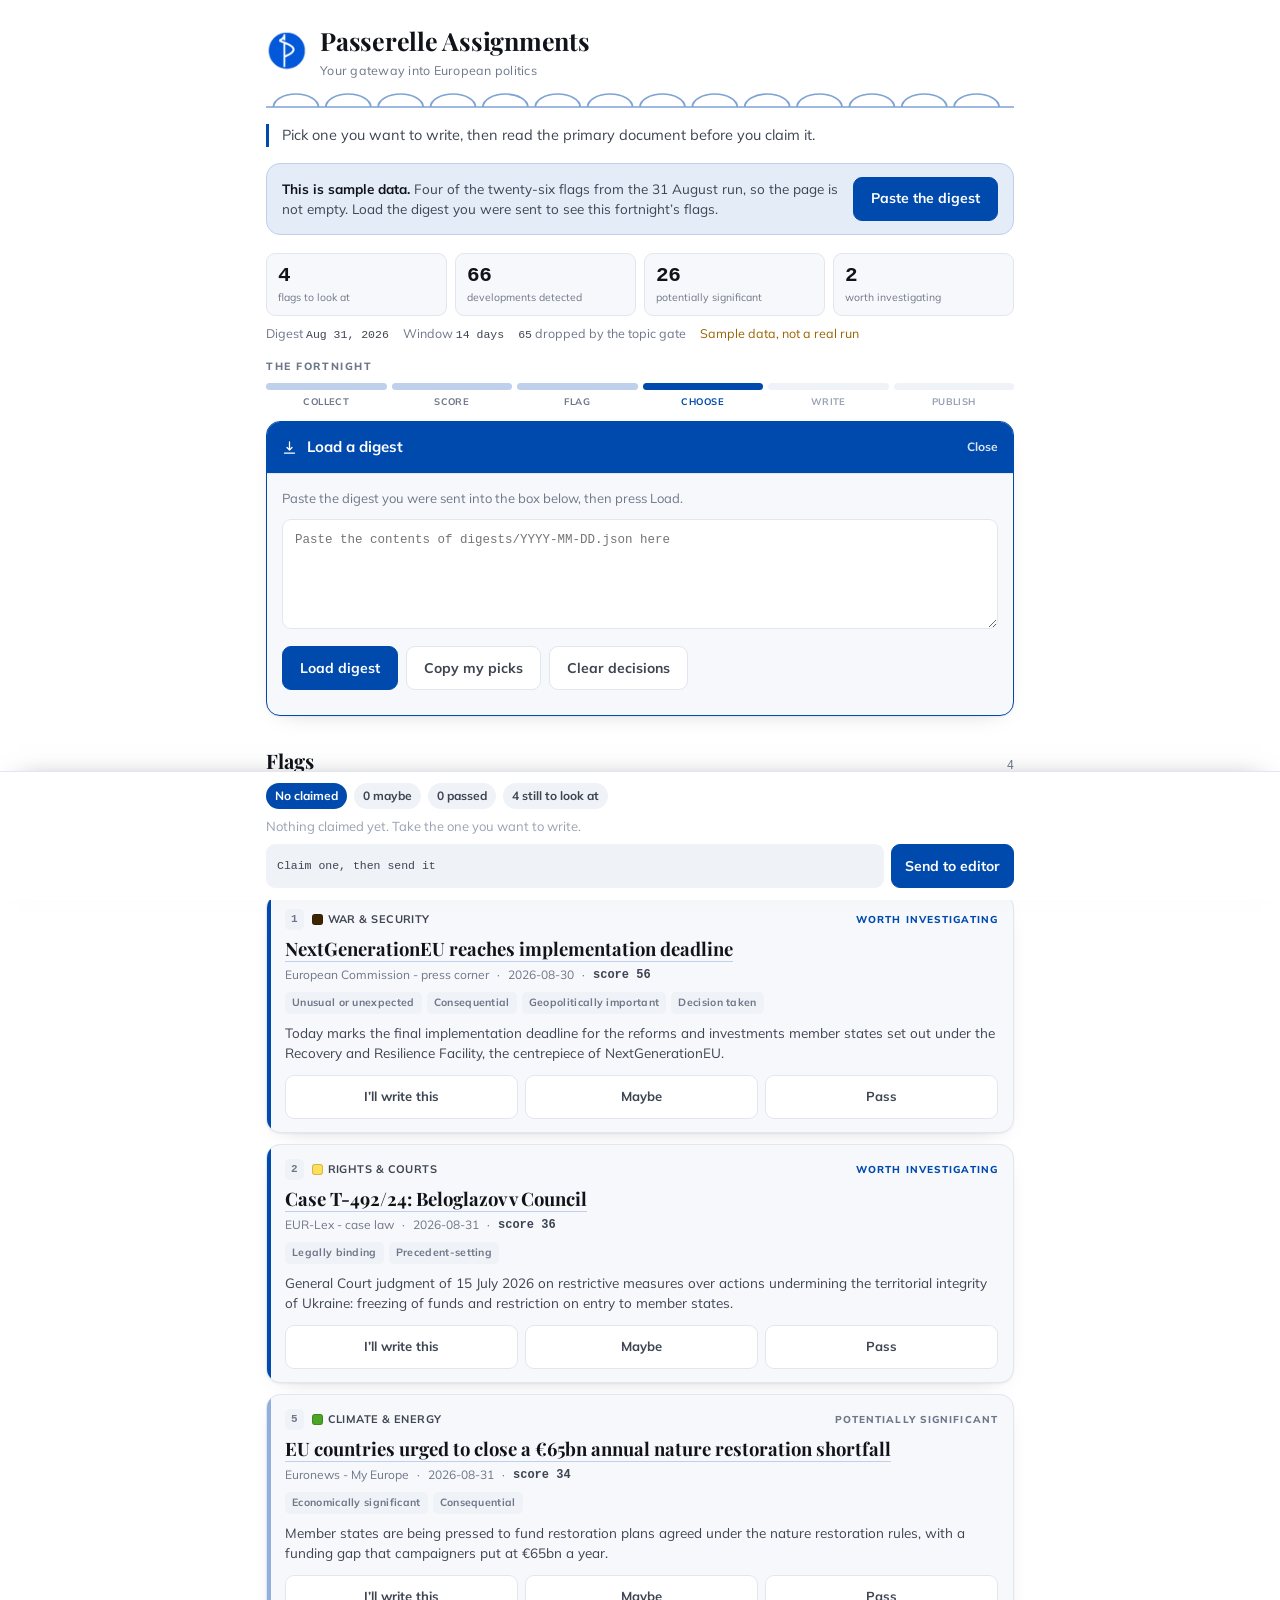
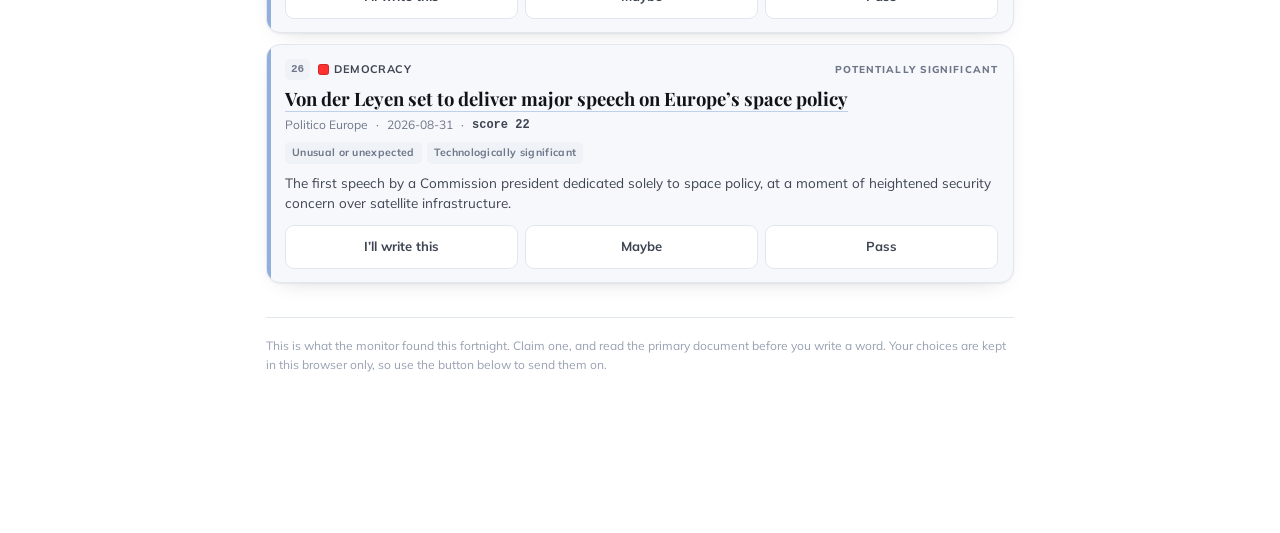
<file: index.html>
<!doctype html>
<html lang="en">
<head>
<meta charset="utf-8">
<meta name="viewport" content="width=device-width, initial-scale=1, viewport-fit=cover">
<meta name="color-scheme" content="light dark">
<meta name="apple-mobile-web-app-title" content="Passerelle">
<meta name="description" content="The writer's view of the Passerelle monitor.">
<title>Passerelle Assignments</title>
<link rel="preconnect" href="https://fonts.googleapis.com">
<link rel="preconnect" href="https://fonts.gstatic.com" crossorigin>
<link rel="stylesheet" href="https://fonts.googleapis.com/css2?family=Playfair+Display:ital,wght@0,600;0,700;1,400&family=Mulish:wght@400;500;600;700;800&display=swap">
<style>
:root{
  --ground:#FFFFFF; --surface:#F7F8FB; --sunk:#EFF2F7; --line:#E2E6EE; --line-soft:#EDF0F5;
  --ink:#101319; --ink-2:#3D4452; --muted:#6E7789; --faint:#98A1B2;
  --accent:#004AAD; --accent-ink:#FFFFFF; --accent-wash:#E4ECF8; --accent-line:#BED0EC;
  --ok:#1F7A4C; --warn:#9A6400; --bad:#A32020;
  --shadow:0 1px 2px rgba(16,19,25,.05), 0 8px 24px -16px rgba(16,19,25,.28);
  --r:14px; --r-sm:9px;
  --mono:ui-monospace,"SF Mono",SFMono-Regular,Menlo,Consolas,monospace;
  --sans:Mulish,"Nunito Sans",-apple-system,BlinkMacSystemFont,"Segoe UI",Helvetica,Arial,sans-serif;
  --disp:"Playfair Display",Georgia,"Times New Roman",serif;
  --mark:url("[data-uri]");
}
@media (prefers-color-scheme:dark){:root:not([data-theme="light"]){
  --ground:#0D0F13; --surface:#151920; --sunk:#1B2029; --line:#272D38; --line-soft:#1F242D;
  --ink:#EEF1F6; --ink-2:#C3CAD6; --muted:#8E97A8; --faint:#6B7484;
  --accent:#5C9BF0; --accent-ink:#08131F; --accent-wash:#152437; --accent-line:#2C4462;
  --ok:#5BC08C; --warn:#DFA53A; --bad:#E8756B;
  --shadow:0 1px 2px rgba(0,0,0,.4), 0 10px 30px -18px rgba(0,0,0,.8);
  --mark:url("[data-uri]");
}}
:root[data-theme="dark"]{
  --ground:#0D0F13; --surface:#151920; --sunk:#1B2029; --line:#272D38; --line-soft:#1F242D;
  --ink:#EEF1F6; --ink-2:#C3CAD6; --muted:#8E97A8; --faint:#6B7484;
  --accent:#5C9BF0; --accent-ink:#08131F; --accent-wash:#152437; --accent-line:#2C4462;
  --ok:#5BC08C; --warn:#DFA53A; --bad:#E8756B;
  --shadow:0 1px 2px rgba(0,0,0,.4), 0 10px 30px -18px rgba(0,0,0,.8);
  --mark:url("[data-uri]");
}
*{box-sizing:border-box}
body{
  margin:0; background:var(--ground); color:var(--ink);
  font-family:var(--sans); font-size:16px; line-height:1.5;
  -webkit-text-size-adjust:100%; -webkit-tap-highlight-color:transparent;
  padding-bottom:calc(150px + env(safe-area-inset-bottom));
}
.wrap{max-width:780px; margin:0 auto; padding:0 16px}
a{color:var(--accent)}
button,select,input,textarea{font:inherit; color:inherit}
button{cursor:pointer; touch-action:manipulation}
:focus-visible{outline:2px solid var(--accent); outline-offset:2px; border-radius:4px}
@media (prefers-reduced-motion:reduce){*{animation:none!important; transition:none!important}}

/* ── masthead ─────────────────────────────────────────── */
header.mast{padding:22px 0 0}
.mast-row{display:flex; align-items:center; gap:12px}
.mark{width:42px; height:42px; flex:none; background-image:var(--mark);
  background-size:contain; background-repeat:no-repeat; background-position:center}
.mast h1{font-family:var(--disp); font-size:25px; font-weight:700; margin:0; letter-spacing:-.01em}
.mast .sub{font-size:12.5px; color:var(--muted); margin-top:1px; letter-spacing:.02em}
.arcade{display:block; width:100%; height:15px; margin:14px 0 0; color:var(--accent); opacity:.5}

/* ── generic panel ────────────────────────────────────── */
.panel{background:var(--surface); border:1px solid var(--line); border-radius:var(--r); padding:15px}
.lbl{font-size:10.5px; font-weight:800; letter-spacing:.15em; text-transform:uppercase; color:var(--muted)}

/* ── ops strip ────────────────────────────────────────── */
.ops{margin-top:18px; display:grid; grid-template-columns:repeat(4,1fr); gap:8px}
.stat{background:var(--surface); border:1px solid var(--line); border-radius:var(--r-sm);
  padding:10px 11px; min-width:0}
.stat b{display:block; font-family:var(--mono); font-size:21px; font-weight:600; letter-spacing:-.02em;
  font-variant-numeric:tabular-nums; line-height:1.15}
.stat span{display:block; font-size:10.5px; color:var(--muted); margin-top:3px; line-height:1.3}
.stat.good b{color:var(--ok)} .stat.warn b{color:var(--warn)}
@media(max-width:560px){.ops{grid-template-columns:repeat(2,1fr)}}

.runline{margin-top:8px; display:flex; flex-wrap:wrap; gap:6px 14px; align-items:baseline;
  font-size:12.5px; color:var(--muted)}
.runline code{font-family:var(--mono); font-size:11.5px; color:var(--ink-2)}

/* ── cycle bar ────────────────────────────────────────── */
.cycle{margin-top:16px}
.cyc-track{display:flex; gap:5px; margin-top:8px}
.cyc-track i{flex:1; height:7px; border-radius:4px; background:var(--sunk); display:block}
.cyc-track i.done{background:var(--accent-line)}
.cyc-track i.now{background:var(--accent)}
.cyc-lab{display:flex; gap:5px; margin-top:6px}
.cyc-lab span{flex:1; font-size:9.5px; font-weight:700; letter-spacing:.05em; text-transform:uppercase;
  color:var(--faint); text-align:center; line-height:1.2}
.cyc-lab span.now{color:var(--accent)}
.cyc-lab span.done{color:var(--muted)}

/* ── link rail ────────────────────────────────────────── */
.rail{display:flex; gap:7px; overflow-x:auto; margin-top:16px; padding-bottom:4px;
  scrollbar-width:none; overscroll-behavior-x:contain}
.rail::-webkit-scrollbar{display:none}
.rail a{flex:none; display:inline-flex; align-items:center; gap:6px; min-height:38px;
  padding:0 13px; border:1px solid var(--line); border-radius:999px; background:var(--surface);
  color:var(--ink); text-decoration:none; font-size:13px; font-weight:600; white-space:nowrap}
.rail a:hover{border-color:var(--accent); color:var(--accent)}
.rail a svg{width:13px; height:13px; opacity:.5; flex:none}

/* ── section head ─────────────────────────────────────── */
.sec{margin-top:30px}
.sec-head{display:flex; align-items:baseline; justify-content:space-between; gap:12px;
  padding-bottom:9px; border-bottom:1px solid var(--line)}
.sec-head h2{font-family:var(--disp); font-size:20px; font-weight:700; margin:0}
.sec-head .n{font-family:var(--mono); font-size:12px; color:var(--muted); font-variant-numeric:tabular-nums}

/* ── filters ──────────────────────────────────────────── */
.filters{display:flex; gap:7px; flex-wrap:wrap; margin-top:13px; align-items:center}
.chip{min-height:36px; padding:0 12px; border-radius:999px; border:1px solid var(--line);
  background:var(--surface); font-size:12.5px; font-weight:700; color:var(--ink-2);
  display:inline-flex; align-items:center; gap:6px}
.chip[aria-pressed="true"]{background:var(--accent); border-color:var(--accent); color:var(--accent-ink)}
.chip .dot{width:9px; height:9px; border-radius:3px; box-shadow:inset 0 0 0 1px rgba(0,0,0,.16)}
.search{flex:1; min-width:150px; min-height:38px; padding:0 13px; border-radius:999px;
  border:1px solid var(--line); background:var(--surface); font-size:16px}
.search::placeholder{color:var(--faint)}

/* ── flag card ────────────────────────────────────────── */
.list{display:flex; flex-direction:column; gap:11px; margin-top:14px}
.card{position:relative; background:var(--surface); border:1px solid var(--line);
  border-radius:var(--r); padding:14px 15px 13px 18px; overflow:hidden; box-shadow:var(--shadow)}
.card::before{content:""; position:absolute; left:0; top:0; bottom:0; width:4px; background:var(--accent)}
.card[data-tier="significant"]::before{opacity:.42}
.card[data-tier="detected"]::before{opacity:.16}
.card[data-mark="lead"]{border-color:var(--accent); background:var(--accent-wash)}
.card[data-mark="drop"]{opacity:.5}
.card[data-mark="drop"] .c-title{text-decoration:line-through; text-decoration-thickness:1px}

.c-top{display:flex; align-items:center; gap:8px; flex-wrap:wrap; margin-bottom:7px}
.c-n{font-family:var(--mono); font-size:11px; font-weight:600; color:var(--muted);
  background:var(--sunk); border-radius:5px; padding:2px 6px; font-variant-numeric:tabular-nums}
.c-beat{display:inline-flex; align-items:center; gap:5px; font-size:11px; font-weight:700;
  letter-spacing:.04em; text-transform:uppercase; color:var(--ink-2)}
.c-beat i{width:11px; height:11px; border-radius:3px; box-shadow:inset 0 0 0 1px rgba(0,0,0,.18)}
.c-tier{font-size:10px; font-weight:800; letter-spacing:.11em; text-transform:uppercase;
  color:var(--accent); margin-left:auto}
.card[data-tier="significant"] .c-tier,.card[data-tier="detected"] .c-tier{color:var(--muted)}

.c-title{font-family:var(--disp); font-size:18.5px; font-weight:700; line-height:1.26;
  margin:0 0 6px; text-wrap:balance}
.c-title a{color:inherit; text-decoration:none; border-bottom:1.5px solid var(--accent-line)}
.c-title a:hover{border-bottom-color:var(--accent); color:var(--accent)}
.c-meta{font-size:12px; color:var(--muted); display:flex; flex-wrap:wrap; gap:4px 8px;
  font-variant-numeric:tabular-nums}
.c-meta .score{font-family:var(--mono); color:var(--ink-2); font-weight:600}
.c-why{margin-top:8px; display:flex; flex-wrap:wrap; gap:5px}
.c-why span{font-size:10.5px; font-weight:700; letter-spacing:.03em; color:var(--muted);
  background:var(--sunk); border-radius:5px; padding:3px 7px}
.c-sum{margin:9px 0 0; font-size:13.5px; line-height:1.5; color:var(--ink-2)}

.acts{display:flex; gap:7px; margin-top:12px}
.act{flex:1; min-height:44px; border-radius:var(--r-sm); border:1px solid var(--line);
  background:var(--ground); font-size:13px; font-weight:700; color:var(--ink-2);
  display:inline-flex; align-items:center; justify-content:center; gap:6px}
.act:hover{border-color:var(--accent-line)}
.act[aria-pressed="true"]{background:var(--accent); border-color:var(--accent); color:var(--accent-ink)}
.act.drop[aria-pressed="true"]{background:var(--ink-2); border-color:var(--ink-2); color:var(--ground)}

.empty{padding:34px 18px; text-align:center; color:var(--muted); font-size:14px;
  border:1px dashed var(--line); border-radius:var(--r)}

/* ── load panel ───────────────────────────────────────── */
details.load{margin-top:14px; border:1px solid var(--line); border-radius:var(--r);
  background:var(--surface); overflow:hidden}
details.load summary{list-style:none; cursor:pointer; padding:14px 15px; min-height:52px;
  display:flex; align-items:center; gap:10px; font-size:15px; font-weight:700}
details.load.primed{border-color:var(--accent); box-shadow:var(--shadow)}
details.load.primed summary{background:var(--accent); color:var(--accent-ink)}
details.load.primed summary .caret{color:var(--accent-ink); opacity:.85}
details.load summary:hover{background:var(--sunk)}
details.load.primed summary:hover{background:var(--accent); filter:brightness(1.08)}
details.load summary::-webkit-details-marker{display:none}
details.load summary .caret{margin-left:auto; color:var(--muted); font-size:12px}
details.load[open] summary{border-bottom:1px solid var(--line)}
.load-body{padding:14px 15px 15px}
.load-body p{margin:0 0 11px; font-size:13px; color:var(--muted); line-height:1.55}
.load-body ol{margin:0 0 12px; padding-left:19px; font-size:13px; color:var(--ink-2); line-height:1.6}
textarea{width:100%; min-height:110px; padding:11px 12px; border-radius:var(--r-sm);
  border:1px solid var(--line); background:var(--ground); font-family:var(--mono);
  font-size:12.5px; line-height:1.5; resize:vertical}
.btn{min-height:44px; padding:0 17px; border-radius:var(--r-sm); border:1px solid var(--accent);
  background:var(--accent); color:var(--accent-ink); font-size:14px; font-weight:700}
.btn.ghost{background:var(--ground); color:var(--ink-2); border-color:var(--line)}
.btn-row{display:flex; gap:8px; flex-wrap:wrap; margin-top:11px}
.msg{margin-top:10px; font-size:12.5px; font-weight:600}
.msg.ok{color:var(--ok)} .msg.bad{color:var(--bad)}

/* ── dock ─────────────────────────────────────────────── */
.dock{position:fixed; left:0; right:0; bottom:0; z-index:40; background:var(--ground);
  border-top:1px solid var(--line); box-shadow:0 -8px 26px -20px rgba(16,19,25,.5);
  padding-bottom:env(safe-area-inset-bottom)}
.dock-in{max-width:780px; margin:0 auto; padding:11px 16px 12px}
.tally{display:flex; gap:7px; align-items:center; flex-wrap:wrap}
.tally .t{font-size:12px; font-weight:700; padding:4px 9px; border-radius:999px;
  background:var(--sunk); color:var(--ink-2); font-variant-numeric:tabular-nums}
.tally .t.lead{background:var(--accent); color:var(--accent-ink)}
.tally .spacer{flex:1}
.lead-line{margin-top:8px; font-size:13px; line-height:1.4; color:var(--ink-2);
  display:-webkit-box; -webkit-line-clamp:2; -webkit-box-orient:vertical; overflow:hidden}
.lead-line b{font-family:var(--disp); font-weight:700; color:var(--ink)}
.lead-line.none{color:var(--faint)}
.cmd{margin-top:9px; display:flex; gap:7px; align-items:stretch}
.cmd code{flex:1; min-width:0; font-family:var(--mono); font-size:11.5px; background:var(--sunk);
  border-radius:var(--r-sm); padding:9px 11px; overflow-x:auto; white-space:nowrap;
  display:flex; align-items:center; color:var(--ink-2)}
.cmd .btn{flex:none; padding:0 13px}
.edn{width:66px; min-height:44px; padding:0 9px; border-radius:var(--r-sm);
  border:1px solid var(--line); background:var(--surface); font-family:var(--mono);
  font-size:16px; text-align:center}

.samplebar{margin-top:16px; display:flex; align-items:center; gap:12px; flex-wrap:wrap;
  background:var(--accent-wash); border:1px solid var(--accent-line); border-radius:var(--r);
  padding:13px 15px}
.samplebar p{margin:0; flex:1; min-width:180px; font-size:13.5px; line-height:1.45; color:var(--ink-2)}
.samplebar b{color:var(--ink)}
.samplebar .btn{flex:none}
.intro{margin:16px 0 0; font-size:14.5px; line-height:1.55; color:var(--ink-2);
  border-left:3px solid var(--accent); padding-left:13px}
footer{margin-top:34px; padding:18px 0 8px; border-top:1px solid var(--line);
  font-size:12px; color:var(--faint); line-height:1.6}
footer code{font-family:var(--mono); font-size:11px}
.toast{position:fixed; left:50%; transform:translateX(-50%); bottom:calc(150px + env(safe-area-inset-bottom));
  background:var(--ink); color:var(--ground); font-size:13px; font-weight:600; padding:9px 15px;
  border-radius:999px; z-index:60; opacity:0; pointer-events:none; transition:opacity .18s}
.toast.show{opacity:1}
</style>

</head>
<body>
<noscript>
  <div style="max-width:780px;margin:0 auto;padding:20px 16px 0">
    <div style="background:var(--accent-wash);border:1px solid var(--accent-line);border-radius:14px;
                padding:16px 18px;font-size:14.5px;line-height:1.55;color:var(--ink)">
      <b>This page needs a real browser.</b><br>
      You are seeing it in a preview that cannot run it, most likely an email attachment on a
      phone. Save the file, then open it in Safari or Chrome. Better still, ask for the link.
    </div>
  </div>
</noscript>

<div class="wrap">
  <header class="mast">
    <div class="mast-row">
      <div class="mark" aria-hidden="true"></div>
      <div>
        <h1>Passerelle Assignments</h1>
        <div class="sub">Your gateway into European politics</div>
      </div>
    </div>
    <svg class="arcade" viewBox="0 0 600 15" preserveAspectRatio="none" aria-hidden="true">
      <path id="arc" d="M0 14 H600 M6 14 a18 13 0 0 1 36 0 M48 14 a18 13 0 0 1 36 0 M90 14 a18 13 0 0 1 36 0 M132 14 a18 13 0 0 1 36 0 M174 14 a18 13 0 0 1 36 0 M216 14 a18 13 0 0 1 36 0 M258 14 a18 13 0 0 1 36 0 M300 14 a18 13 0 0 1 36 0 M342 14 a18 13 0 0 1 36 0 M384 14 a18 13 0 0 1 36 0 M426 14 a18 13 0 0 1 36 0 M468 14 a18 13 0 0 1 36 0 M510 14 a18 13 0 0 1 36 0 M552 14 a18 13 0 0 1 36 0"
        fill="none" stroke="currentColor" stroke-width="1.6"/>
    </svg>
  </header>

  <div id="samplebar"></div>

  <div class="ops" id="ops"></div>
  <div class="runline" id="runline"></div>

  <div class="cycle">
    <div class="lbl">The fortnight</div>
    <div class="cyc-track" id="cycTrack"></div>
    <div class="cyc-lab" id="cycLab"></div>
  </div>

  <nav class="rail" aria-label="Repository links" id="rail"></nav>

  <details class="load" id="loadPanel">
    <summary>
      <svg width="15" height="15" viewBox="0 0 24 24" fill="none" stroke="currentColor" stroke-width="2"
        stroke-linecap="round" aria-hidden="true"><path d="M12 3v13m0 0 4-4m-4 4-4-4M4 21h16"/></svg>
      Load a digest
      <span class="caret" id="loadCaret">Open</span>
    </summary>
    <div class="load-body">
      <p><b>Fetch the latest</b> pulls the newest digest straight from the repository. It works
         when this page is opened from a web address. If you opened it from a file on your
         computer, your browser will block that, so paste instead.</p>
      <p>To paste one in, or to load a digest someone sent you:</p>
      <ol>
        <li>Open <a href="https://github.com/leshanr/Passerelle-EU-monitor/tree/main/digests" target="_blank" rel="noopener">the digests folder</a> and pick the newest <code>.json</code>.</li>
        <li>Tap <b>Raw</b>, select all, copy.</li>
        <li>Paste below and press Load.</li>
      </ol>
      <textarea id="pasteBox" placeholder="Paste the contents of digests/YYYY-MM-DD.json here" spellcheck="false"></textarea>
      <div class="btn-row" id="loadBtns">
        <button class="btn" id="fetchBtn">Fetch the latest from GitHub</button>
        <button class="btn ghost" id="loadBtn">Load what I pasted</button>
        <button class="btn ghost" id="exportBtn">Copy my picks</button>
        <button class="btn ghost" id="resetBtn">Clear decisions</button>
      </div>
      <div class="msg" id="loadMsg"></div>
    </div>
  </details>

  <section class="sec">
    <div class="sec-head">
      <h2>Flags</h2>
      <span class="n" id="flagCount"></span>
    </div>
    <div class="filters" id="filters"></div>
    <div class="list" id="list"></div>
  </section>

  <footer>
    Machine judgement stops at the flag. Everything here is raw material: what the system
    thought might matter, and why. What is worth publishing is a person&rsquo;s decision.<br><br>
    Decisions are kept in this browser only, on this device. Use <b>Copy my picks</b> to move them
    elsewhere. Nothing here writes to the repository; the command below is what does that.
  </footer>
</div>

<div class="dock">
  <div class="dock-in">
    <div class="tally" id="tally"></div>
    <div class="lead-line none" id="leadLine">No lead chosen yet. Pick the one story.</div>
    <div class="cmd">
      <input class="edn" id="ednum" value="001" inputmode="numeric" aria-label="Edition number">
      <code id="cmd">python3 review.py --list</code>
      <button class="btn" id="copyCmd">Copy</button>
    </div>
  </div>
</div>

<div class="toast" id="toast" role="status" aria-live="polite"></div>

<script>
const REPO = "https://github.com/leshanr/Passerelle-EU-monitor";
const REPO_API = "https://api.github.com/repos/leshanr/Passerelle-EU-monitor/contents/digests";

/* Two editions from one file. The writer edition hides the machinery a
   contributor has no use for and turns triage into a claim. */
/* Where a writer's picks are sent. Blank this to fall back to copy-and-paste.
   If you host this page publicly, an address here can be scraped by spammers. */
const EDITOR_EMAIL = "leshan@readpasserelle.com";
const MODE = "writer";
const UI = MODE === "writer" ? {
  acts: [["lead","I\u2019ll write this"],["note","Maybe"],["drop","Pass"]],
  rail: [],
  canFetch: false,
  loadCopy: "<p>Paste the digest you were sent into the box below, then press Load.</p>",
  showSourceHealth: false,
  intro: "Pick one you want to write, then read the primary document before you claim it.",
  emptyLead: "Nothing claimed yet. Take the one you want to write.",
  leadWord: "Claiming",
  words: {lead:"claimed", note:"maybe", drop:"passed", left:"still to look at"},
  dockHint: "Claim one, then send it",
  copyLabel: "Copy my pitch",
  footer: "This is what the monitor found this fortnight. Claim one, and read the primary document before you write a word. Your choices are kept in this browser only, so use the button below to send them on."
} : {
  acts: [["lead","Lead"],["note","Note"],["drop","Drop"]],
  canFetch: true,
  loadCopy: "",
  rail: [["Repository", REPO],["Digests", REPO+"/tree/main/digests"],
         ["Run the monitor", REPO+"/actions/workflows/monitor.yml"],["Last run", REPO+"/actions"],
         ["Sources", REPO+"/blob/main/sources.json"],["Rules", REPO+"/blob/main/rules.json"],
         ["Editions", REPO+"/tree/main/editions"]],
  showSourceHealth: true,
  intro: "",
  emptyLead: "No lead chosen yet. Pick the one story.",
  leadWord: "Lead",
  words: {lead:"lead", note:"note", drop:"dropped", left:"undecided"},
  dockHint: "",
  copyLabel: "Copy",
  footer: "Machine judgement stops at the flag. Everything here is raw material: what the system thought might matter, and why. What is worth publishing is a person\u2019s decision.<br><br>Decisions are kept in this browser only, on this device. Use <b>Copy my picks</b> to move them elsewhere. Nothing here writes to the repository; the command below is what does that."
};
const BEATS = {
  "power-and-democracy":  ["Democracy","#FF3131"],
  "borders-and-migration":["Borders","#7A004B"],
  "war-and-security":     ["War & security","#3D2500"],
  "money-and-work":       ["Money & work","#8C52FF"],
  "tech":                 ["Tech","#0159D9"],
  "rights-and-courts":    ["Rights & courts","#FFDE59"],
  "climate-and-energy":   ["Climate & energy","#4CA626"],
  "uk-and-europe":        ["UK & Europe","#C8102E"]
};
const TIERS = [["investigate","Worth investigating"],["significant","Potentially significant"],["detected","Also detected"]];

/* A sample so the desk is never empty: four of the twenty-six flags from the
   31 August run. Load a real digest to replace it. */
const SAMPLE = {
  sample:true, generated:"2026-08-31T20:35:40+00:00", window_days:14,
  stats:{detected:66,significant:26,investigate:2,sources_ok:19,sources_total:19,
         sources_stale:0,off_topic_dropped:65,undated_dropped:0,future_dropped:0},
  flags:[
    {n:1,tier:"investigate",beat:"war-and-security",score:56,date:"2026-08-30",
     source:"European Commission - press corner",
     link:"https://ec.europa.eu/commission/presscorner/detail/en/ip_26_1771",
     title:"NextGenerationEU reaches implementation deadline",
     signal_names:["Unusual or unexpected","Consequential","Geopolitically important","Decision taken"],
     summary:"Today marks the final implementation deadline for the reforms and investments member states set out under the Recovery and Resilience Facility, the centrepiece of NextGenerationEU."},
    {n:2,tier:"investigate",beat:"rights-and-courts",score:36,date:"2026-08-31",
     source:"EUR-Lex - case law",
     link:"https://eur-lex.europa.eu/legal-content/AUTO/",
     title:"Case T-492/24: Beloglazov v Council",
     signal_names:["Legally binding","Precedent-setting"],
     summary:"General Court judgment of 15 July 2026 on restrictive measures over actions undermining the territorial integrity of Ukraine: freezing of funds and restriction on entry to member states."},
    {n:5,tier:"significant",beat:"climate-and-energy",score:34,date:"2026-08-31",
     source:"Euronews - My Europe", link:"https://www.euronews.com/my-europe/",
     title:"EU countries urged to close a €65bn annual nature restoration shortfall",
     signal_names:["Economically significant","Consequential"],
     summary:"Member states are being pressed to fund restoration plans agreed under the nature restoration rules, with a funding gap that campaigners put at €65bn a year."},
    {n:26,tier:"significant",beat:"power-and-democracy",score:22,date:"2026-08-31",
     source:"Politico Europe", link:"https://www.politico.eu/article/ursula-von-der-leyen-eu-space-policy-summit/",
     title:"Von der Leyen set to deliver major speech on Europe’s space policy",
     signal_names:["Unusual or unexpected","Technologically significant"],
     summary:"The first speech by a Commission president dedicated solely to space policy, at a moment of heightened security concern over satellite infrastructure."}
  ]
};

const KEY = "passerelle-desk-v1";
let digest = SAMPLE;
let marks = {};                 /* flag n -> "lead" | "note" | "drop" */
let filter = {tier:"all", beat:"all", q:""};

/* ── storage ──────────────────────────────────────────── */
function save(){
  try{ localStorage.setItem(KEY, JSON.stringify({marks, digest, ed:$("#ednum").value})); }catch(e){}
}
function restore(){
  try{
    const raw = localStorage.getItem(KEY); if(!raw) return;
    const s = JSON.parse(raw);
    if(s.digest && Array.isArray(s.digest.flags)) digest = s.digest;
    if(s.marks) marks = s.marks;
    if(s.ed) $("#ednum").value = s.ed;
  }catch(e){}
}
const $  = s => document.querySelector(s);
const esc = s => String(s==null?"":s).replace(/[&<>"]/g, c => ({"&":"&amp;","<":"&lt;",">":"&gt;",'"':"&quot;"}[c]));

let toastT;
function toast(m){
  const t = $("#toast"); t.textContent = m; t.classList.add("show");
  clearTimeout(toastT); toastT = setTimeout(()=>t.classList.remove("show"), 1900);
}

/* ── header, ops, cycle, rail ─────────────────────────── */
function fmtDate(iso){
  const d = new Date(iso); if(isNaN(d)) return iso || "–";
  return d.toLocaleDateString(undefined,{day:"numeric",month:"short",year:"numeric"});
}
function renderOps(){
  const s = digest.stats || {};
  const ok = s.sources_ok, tot = s.sources_total;
  const allOk = ok!=null && ok===tot;
  const tiles = [];
  if(UI.showSourceHealth)
    tiles.push(`<div class="stat ${allOk?"good":"warn"}"><b>${ok??"–"}/${tot??"–"}</b><span>sources returned</span></div>`);
  else
    tiles.push(`<div class="stat"><b>${(digest.flags||[]).length}</b><span>flags to look at</span></div>`);
  $("#ops").innerHTML = tiles.concat([
    `<div class="stat"><b>${s.detected??"–"}</b><span>developments detected</span></div>`,
    `<div class="stat"><b>${s.significant??"–"}</b><span>potentially significant</span></div>`,
    `<div class="stat"><b>${s.investigate??"–"}</b><span>worth investigating</span></div>`
  ]).join("");

  const bits = [`<span>Digest <code>${esc(fmtDate(digest.generated))}</code></span>`,
                `<span>Window <code>${digest.window_days??14} days</code></span>`];
  if(s.off_topic_dropped) bits.push(`<span><code>${s.off_topic_dropped}</code> dropped by the topic gate</span>`);
  if(s.sources_stale) bits.push(`<span style="color:var(--warn)"><code>${s.sources_stale}</code> stale</span>`);
  if(digest.sample) bits.push(`<span style="color:var(--warn)">Sample data, not a real run</span>`);
  $("#runline").innerHTML = bits.join("");
}
/* The repo is public, so a hosted copy of this page can read the newest digest
   itself. Opened straight from a file on disk the browser blocks that, and the
   paste box below is the fallback, and it always works. */
async function fetchLatest(silent){
  const msg = $("#loadMsg");
  const say = (cls,txt)=>{ if(silent) return; msg.className="msg "+cls; msg.textContent=txt; };
  say("", "Checking the repository…");
  try{
    const r = await fetch(REPO_API, {headers:{Accept:"application/vnd.github+json"}});
    if(!r.ok) throw new Error(r.status===403 ? "rate" : "http");
    const files = (await r.json())
      .filter(f => /^\d{4}-\d{2}-\d{2}\.json$/.test(f.name))
      .sort((a,b) => a.name < b.name ? 1 : -1);
    if(!files.length) throw new Error("none");
    const d = await fetch(files[0].download_url).then(x=>x.json());
    if(!d || !Array.isArray(d.flags)) throw new Error("shape");
    if(Object.keys(marks).length && !confirm("Load "+files[0].name+"? Your current decisions will be cleared."))
      { say("", "Kept the digest you were working on."); return false; }
    digest = d; marks = {}; filter = {tier:"all",beat:"all",q:""};
    save(); renderAll(); 
    say("ok", `Loaded ${files[0].name}: ${d.flags.length} flag${d.flags.length===1?"":"s"}.`);
    toast("Latest digest loaded");
    return true;
  }catch(err){
    const why = err.message==="rate"
      ? "GitHub is rate-limiting this address. Wait an hour, or paste the digest below."
      : "Could not reach the repository from here. Paste the digest below instead, which always works.";
    say("bad", why);
    return false;
  }
}

function renderSampleBar(){
  const el = $("#samplebar");
  if(!digest.sample){ el.innerHTML=""; $("#loadPanel").classList.remove("primed"); return; }
  el.innerHTML = `<div class="samplebar">
      <p><b>This is sample data.</b> Four of the twenty-six flags from the 31 August run, so
         the page is not empty. ${UI.canFetch ? "Load the newest digest to triage for real."
         : "Load the digest you were sent to see this fortnight&rsquo;s flags."}</p>
      ${UI.canFetch ? `<button class="btn" id="autoLoad">Get the latest</button>
      <button class="btn ghost" id="jumpLoad">Paste one</button>`
      : `<button class="btn" id="jumpLoad">Paste the digest</button>`}
    </div>`;
  $("#loadPanel").classList.add("primed");
}
function renderCycle(){
  const steps = ["Collect","Score","Flag","Choose","Write","Publish"];
  const now = 3; /* the desk exists for the Choose step */
  $("#cycTrack").innerHTML = steps.map((_,i)=>
    `<i class="${i<now?"done":i===now?"now":""}"></i>`).join("");
  $("#cycLab").innerHTML = steps.map((s,i)=>
    `<span class="${i<now?"done":i===now?"now":""}">${s}</span>`).join("");
}
function renderRail(){
  const ext = `<svg viewBox="0 0 24 24" fill="none" stroke="currentColor" stroke-width="2.4" stroke-linecap="round"><path d="M8 5h11v11M19 5 5 19"/></svg>`;
  const links = UI.rail;
  if(!links.length){ $("#rail").remove(); return; }
  $("#rail").innerHTML = links.map(([t,h])=>
    `<a href="${h}" target="_blank" rel="noopener">${t}${ext}</a>`).join("");
}

/* ── filters ──────────────────────────────────────────── */
function renderFilters(){
  const beatsPresent = [...new Set((digest.flags||[]).map(f=>f.beat))];
  const tierBtns = [["all","All"]].concat(TIERS.map(([id,n])=>[id,n]))
    .map(([id,n])=>`<button class="chip" data-tier="${id}" aria-pressed="${filter.tier===id}">${n}</button>`).join("");
  const beatBtns = beatsPresent.map(b=>{
    const [name,col] = BEATS[b] || [b,"#888"];
    return `<button class="chip" data-beat="${b}" aria-pressed="${filter.beat===b}"><i class="dot" style="background:${col}"></i>${esc(name)}</button>`;
  }).join("");
  $("#filters").innerHTML = tierBtns
    + (beatsPresent.length>1 ? beatBtns : "")
    + `<input class="search" id="q" type="search" placeholder="Search flags" value="${esc(filter.q)}">`;
}

/* ── flags ────────────────────────────────────────────── */
function visible(){
  return (digest.flags||[]).filter(f=>{
    if(filter.tier!=="all" && f.tier!==filter.tier) return false;
    if(filter.beat!=="all" && f.beat!==filter.beat) return false;
    if(filter.q){
      const hay = (f.title+" "+(f.summary||"")+" "+(f.source||"")+" "+(f.signal_names||[]).join(" ")).toLowerCase();
      if(!hay.includes(filter.q.toLowerCase())) return false;
    }
    return true;
  });
}
function renderList(){
  const items = visible();
  const total = (digest.flags||[]).length;
  $("#flagCount").textContent = items.length===total ? `${total}` : `${items.length} of ${total}`;
  if(!items.length){
    $("#list").innerHTML = `<div class="empty">No flags match. Clear the filters, or load a newer digest.</div>`;
    return;
  }
  $("#list").innerHTML = items.map(f=>{
    const [bname,bcol] = BEATS[f.beat] || [f.beat_name||f.beat,"#888"];
    const tierName = (TIERS.find(t=>t[0]===f.tier)||[,f.tier])[1];
    const m = marks[f.n] || "";
    const why = (f.signal_names||[]).map(s=>`<span>${esc(s)}</span>`).join("");
    const title = f.link
      ? `<a href="${esc(f.link)}" target="_blank" rel="noopener">${esc(f.title)}</a>`
      : esc(f.title);
    return `<article class="card" data-tier="${esc(f.tier)}" data-mark="${m}" data-n="${f.n}">
      <div class="c-top">
        <span class="c-n">${f.n}</span>
        <span class="c-beat"><i style="background:${bcol}"></i>${esc(bname)}</span>
        <span class="c-tier">${esc(tierName)}</span>
      </div>
      <h3 class="c-title">${title}</h3>
      <div class="c-meta"><span>${esc(f.source||"")}</span><span>&middot;</span>
        <span>${esc(f.date||"")}</span><span>&middot;</span>
        <span class="score">score ${f.score??"–"}</span></div>
      ${why?`<div class="c-why">${why}</div>`:""}
      ${f.summary?`<p class="c-sum">${esc(f.summary)}</p>`:""}
      <div class="acts">${UI.acts.map(([k,label])=>
        `<button class="act${k==="drop"?" drop":""}" data-set="${k}" data-n="${f.n}" aria-pressed="${m===k}">${label}</button>`
      ).join("")}</div>
    </article>`;
  }).join("");
}

/* ── dock ─────────────────────────────────────────────── */
function renderDock(){
  const vals = Object.values(marks);
  const leadN = Object.keys(marks).find(k=>marks[k]==="lead");
  const notes = vals.filter(v=>v==="note").length;
  const drops = vals.filter(v=>v==="drop").length;
  const undecided = (digest.flags||[]).length - vals.length;

  const W = UI.words;
  $("#tally").innerHTML =
    `<span class="t lead">${leadN ? ("1 "+W.lead) : ("No "+W.lead)}</span>` +
    `<span class="t">${notes} ${W.note}${MODE==="writer"||notes===1?"":"s"}</span>` +
    `<span class="t">${drops} ${W.drop}</span>` +
    `<span class="t">${undecided} ${W.left}</span>`;

  const lead = (digest.flags||[]).find(f=>String(f.n)===String(leadN));
  const ll = $("#leadLine");
  if(lead){ ll.classList.remove("none"); ll.innerHTML = `${UI.leadWord} &middot; <b>${esc(lead.title)}</b>`; }
  else { ll.classList.add("none"); ll.textContent = UI.emptyLead; }

  const sel = Object.keys(marks).filter(k=>marks[k]==="lead"||marks[k]==="note")
                .map(Number).sort((a,b)=>a-b);
  if(MODE === "writer"){
    $("#cmd").textContent = sel.length
      ? `${sel.length} pick${sel.length===1?"":"s"} ready to send`
      : UI.dockHint;
    return;
  }
  const ed = ($("#ednum").value||"001").trim();
  $("#cmd").textContent = sel.length
    ? `python3 review.py --new-edition ${ed} --select ${sel.join(",")}`
    : `python3 review.py --list`;
}

function renderAll(){ renderSampleBar(); renderOps(); renderFilters(); renderList(); renderDock(); }

/* ── events ───────────────────────────────────────────── */
document.addEventListener("click", e=>{
  const act = e.target.closest(".act");
  if(act){
    const n = act.dataset.n, set = act.dataset.set;
    if(marks[n]===set){ delete marks[n]; }
    else{
      if(set==="lead"){
        const prev = Object.keys(marks).find(k=>marks[k]==="lead" && k!==n);
        if(prev){ marks[prev]="note"; toast(`Flag ${prev} moved to notes`); }
      }
      marks[n]=set;
    }
    save(); renderList(); renderDock(); return;
  }
  const chip = e.target.closest(".chip");
  if(chip){
    if(chip.dataset.tier) filter.tier = chip.dataset.tier;
    if(chip.dataset.beat) filter.beat = (filter.beat===chip.dataset.beat) ? "all" : chip.dataset.beat;
    renderFilters(); renderList(); return;
  }
});
document.addEventListener("input", e=>{
  if(e.target.id==="q"){ filter.q = e.target.value; renderList(); }
  if(e.target.id==="ednum"){ save(); renderDock(); }
});
document.addEventListener("click", e=>{
  if(e.target.id==="autoLoad" || e.target.id==="fetchBtn"){
    const d=$("#loadPanel"); d.open=true;
    d.scrollIntoView({behavior:"smooth", block:"center"});
    fetchLatest(false);
    return;
  }
  if(e.target.id==="jumpLoad"){
    const d = $("#loadPanel");
    d.open = true;
    d.scrollIntoView({behavior:"smooth", block:"center"});
    setTimeout(()=>$("#pasteBox").focus({preventScroll:true}), 420);
  }
});
$("#loadPanel").addEventListener("toggle", ()=>{
  $("#loadCaret").textContent = $("#loadPanel").open ? "Close" : "Open";
});
$("#loadBtn").addEventListener("click", ()=>{
  const msg = $("#loadMsg"); msg.className="msg";
  const raw = $("#pasteBox").value.trim();
  if(!raw){ msg.classList.add("bad"); msg.textContent="Nothing pasted yet."; return; }
  let d;
  try{ d = JSON.parse(raw); }
  catch(err){ msg.classList.add("bad"); msg.textContent="That is not valid JSON. Make sure you copied from the Raw view, not the rendered page."; return; }
  if(!d || !Array.isArray(d.flags)){
    msg.classList.add("bad");
    msg.textContent="No flags in that file. Paste a digests/YYYY-MM-DD.json, not the .md.";
    return;
  }
  digest = d; marks = {}; filter = {tier:"all",beat:"all",q:""};
  save(); renderAll(); renderCycle();
  msg.classList.add("ok");
  msg.textContent = `Loaded ${d.flags.length} flag${d.flags.length===1?"":"s"}. Previous decisions cleared.`;
  $("#pasteBox").value = "";
  toast("Digest loaded");
});
function picksText(){
  const lead = (digest.flags||[]).find(f=>marks[f.n]==="lead");
  const notes = (digest.flags||[]).filter(f=>marks[f.n]==="note");
  const drops = (digest.flags||[]).filter(f=>marks[f.n]==="drop");
  const L = [];
  L.push(`Passerelle ${MODE==="writer"?"picks":"triage"}, digest ${fmtDate(digest.generated)}`);
  L.push("");
  L.push(MODE==="writer" ? "CLAIMING" : "LEAD");
  L.push(lead ? `  [${lead.n}] ${lead.title}\n      ${lead.source} · ${lead.date}\n      ${lead.link||""}` : (MODE==="writer" ? "  (nothing claimed)" : "  (none chosen)"));
  L.push("");
  L.push(MODE==="writer" ? `MAYBE (${notes.length})` : `NOTES for the in-between post (${notes.length})`);
  notes.forEach(f=>L.push(`  [${f.n}] ${f.title}\n      ${f.link||""}`));
  if(!notes.length) L.push("  (none)");
  L.push("");
  L.push(`${MODE==="writer"?"PASSED":"DROPPED"} (${drops.length})`);
  drops.forEach(f=>L.push(`  [${f.n}] ${f.title}`));
  if(!drops.length) L.push("  (none)");
  L.push("");
  if(MODE !== "writer") L.push($("#cmd").textContent);
  return L.join("\n");
}

$("#exportBtn").addEventListener("click", ()=>
  copy(picksText(), MODE==="writer" ? "Picks copied" : "Triage copied"));

/* A writer has no repository access, so the only route back to the editor is a
   message. This writes it for them. */
function sendToEditor(){
  const body = picksText();
  const who  = (digest.flags||[]).find(f=>marks[f.n]==="lead");
  const subj = "Passerelle picks: " + (who ? who.title.slice(0,60) : "no claim yet");
  const url  = "mailto:" + encodeURIComponent(EDITOR_EMAIL)
             + "?subject=" + encodeURIComponent(subj)
             + "&body="    + encodeURIComponent(body);
  if(url.length > 1900){
    copy(body, "Too long to put in an email. Copied instead, so paste it in.");
    return;
  }
  window.location.href = url;
  toast("Opening your email app");
}
$("#resetBtn").addEventListener("click", ()=>{
  marks = {}; save(); renderList(); renderDock(); toast("Decisions cleared");
});
$("#copyCmd").addEventListener("click", ()=> copy($("#cmd").textContent, "Command copied"));

function copy(text, okMsg){
  const done = ()=>toast(okMsg);
  if(navigator.clipboard && window.isSecureContext){
    navigator.clipboard.writeText(text).then(done, ()=>fallback(text,done));
  } else fallback(text, done);
}
function fallback(text, done){
  const ta = document.createElement("textarea");
  ta.value = text; ta.setAttribute("readonly","");
  ta.style.cssText = "position:fixed;top:0;left:0;opacity:0";
  document.body.appendChild(ta); ta.select(); ta.setSelectionRange(0, text.length);
  try{ document.execCommand("copy"); done(); }catch(e){ toast("Copy failed. Select the text manually."); }
  document.body.removeChild(ta);
}

document.querySelector("footer").innerHTML = UI.footer;
if(!UI.canFetch){
  const fb = $("#fetchBtn"); if(fb) fb.remove();
  const lb = $("#loadBtn"); if(lb){ lb.textContent = "Load digest"; lb.className = "btn"; }
  const body = $("#loadPanel").querySelector(".load-body");
  body.querySelectorAll("p, ol").forEach(el => el.remove());
  body.insertAdjacentHTML("afterbegin", UI.loadCopy);
}
if(MODE === "writer"){
  $("#ednum").remove();
  const canMail = /.+@.+\..+/.test(EDITOR_EMAIL);
  $("#copyCmd").textContent = canMail ? "Send to editor" : UI.copyLabel;
  $("#copyCmd").addEventListener("click", e=>{
    e.stopImmediatePropagation();
    if(canMail) sendToEditor(); else copy(picksText(), "Picks copied");
  }, true);
  if(UI.intro){
    const el = document.createElement("p");
    el.className = "intro"; el.textContent = UI.intro;
    $("#samplebar").insertAdjacentElement("beforebegin", el);
  }
}
restore(); renderRail(); renderCycle(); renderAll();
if(digest.sample) $("#loadPanel").open = true;
</script>

</body>
</html>
</file>
